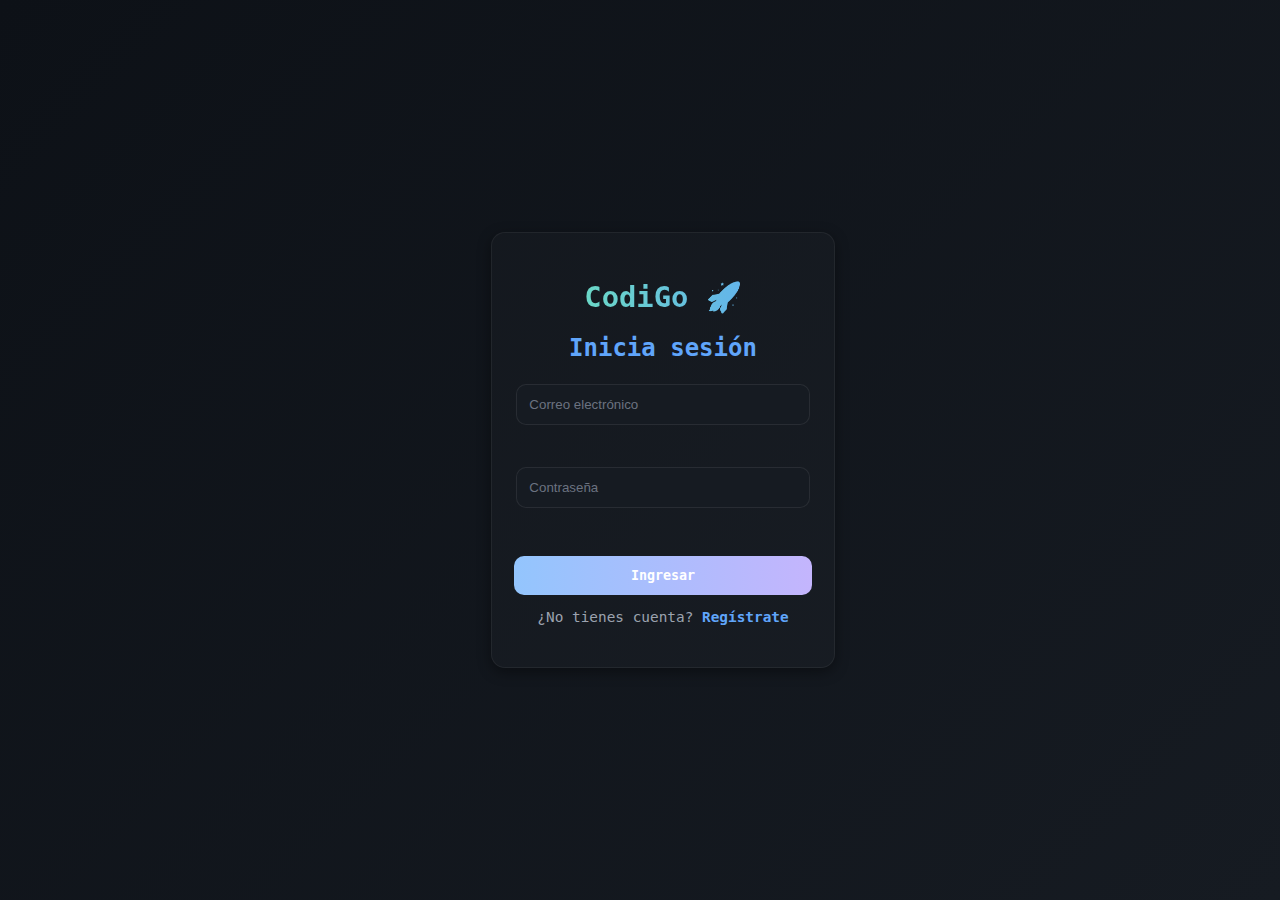
<file: index.html>
<!DOCTYPE html>
<html lang="es">
<head>
  <meta charset="UTF-8" />
  <title>Login - CodiGo</title>
  <meta name="viewport" content="width=device-width, initial-scale=1" />
  <link rel="stylesheet" href="./assets/css/auth.css" />
</head>
<body>
  <div class="container">
    <div class="box">
      <h1 class="logo">CodiGo 🚀</h1>
      <h2>Inicia sesión</h2>

      <form id="loginForm" novalidate>
        <div class="field">
          <input id="email" type="text" placeholder="Correo electrónico" />
          <small class="error" id="err-email"></small>
        </div>
        <div class="field">
          <input id="password" type="password" placeholder="Contraseña" />
          <small class="error" id="err-pass"></small>
        </div>
        <button type="submit" class="btn">Ingresar</button>
        <p class="muted">¿No tienes cuenta? <a href="./pages/register.html">Regístrate</a></p>
      </form>
    </div>
  </div>

  <script src="./assets/js/login.js"></script>
</body>
</html>
</file>
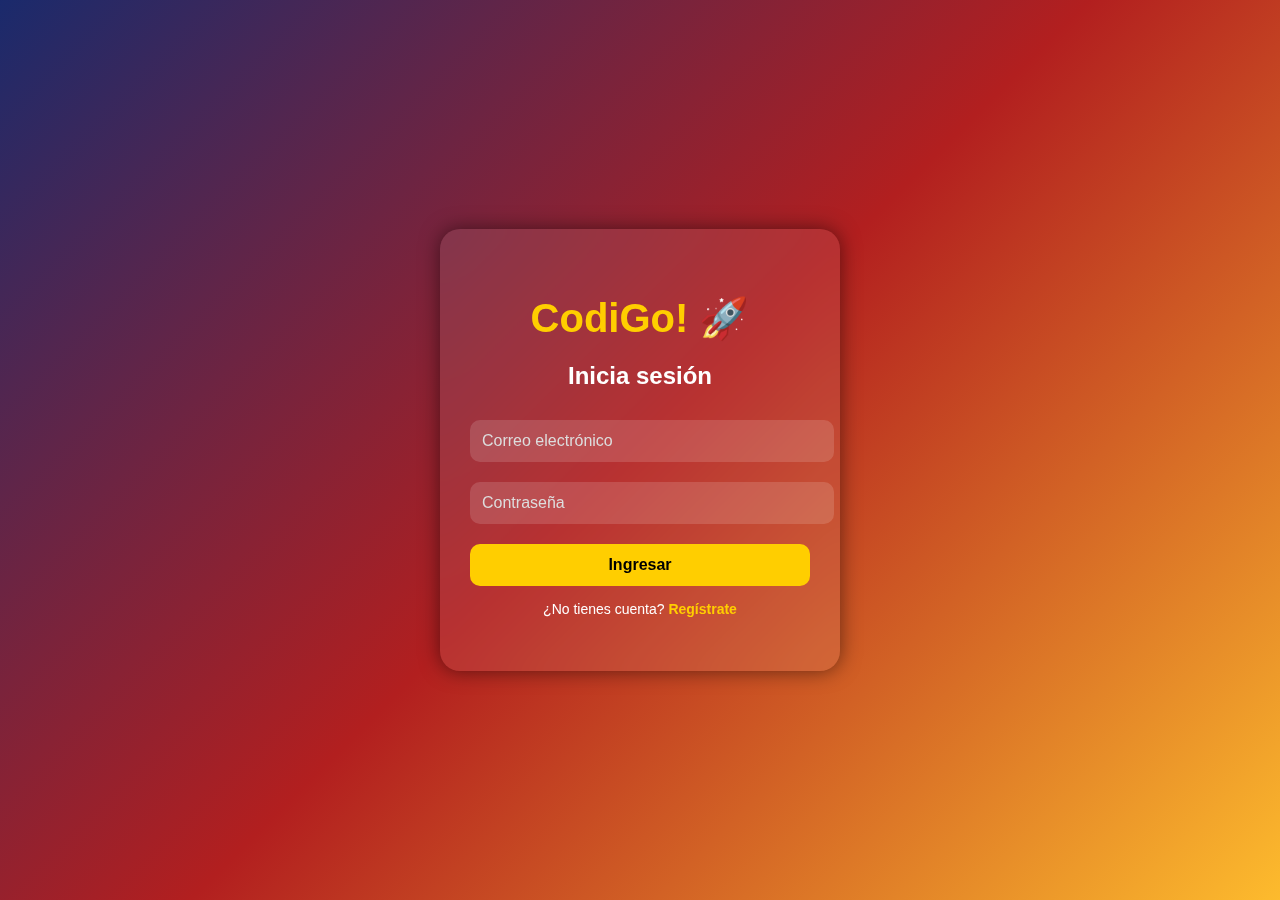
<file: dashboard.html>
<!DOCTYPE html>
<html lang="es">
<head>
  <meta charset="UTF-8" />
  <title>Dashboard - CodiGo</title>
  <meta name="viewport" content="width=device-width, initial-scale=1" />
  <link rel="stylesheet" href="dashboard.css" />
</head>
<body>
  <header>
    <h1>CodiGo 🚀</h1>
    <button id="logoutBtn">Cerrar sesión</button>
  </header>

  <main>
    <section class="welcome">
      <h2 id="welcomeUser">Bienvenido</h2>
    </section>

    <section class="courses">
      <h3>Cursos disponibles</h3>
      <input type="text" id="searchInput" placeholder="Buscar curso..." />
      <ul id="courseList"></ul>
    </section>

    <section class="my-courses">
      <h3>Mis cursos</h3>
      <ul id="myCoursesList"></ul>
    </section>
  </main>

  <script src="dashboard.js"></script>
</body>
</html>
</file>
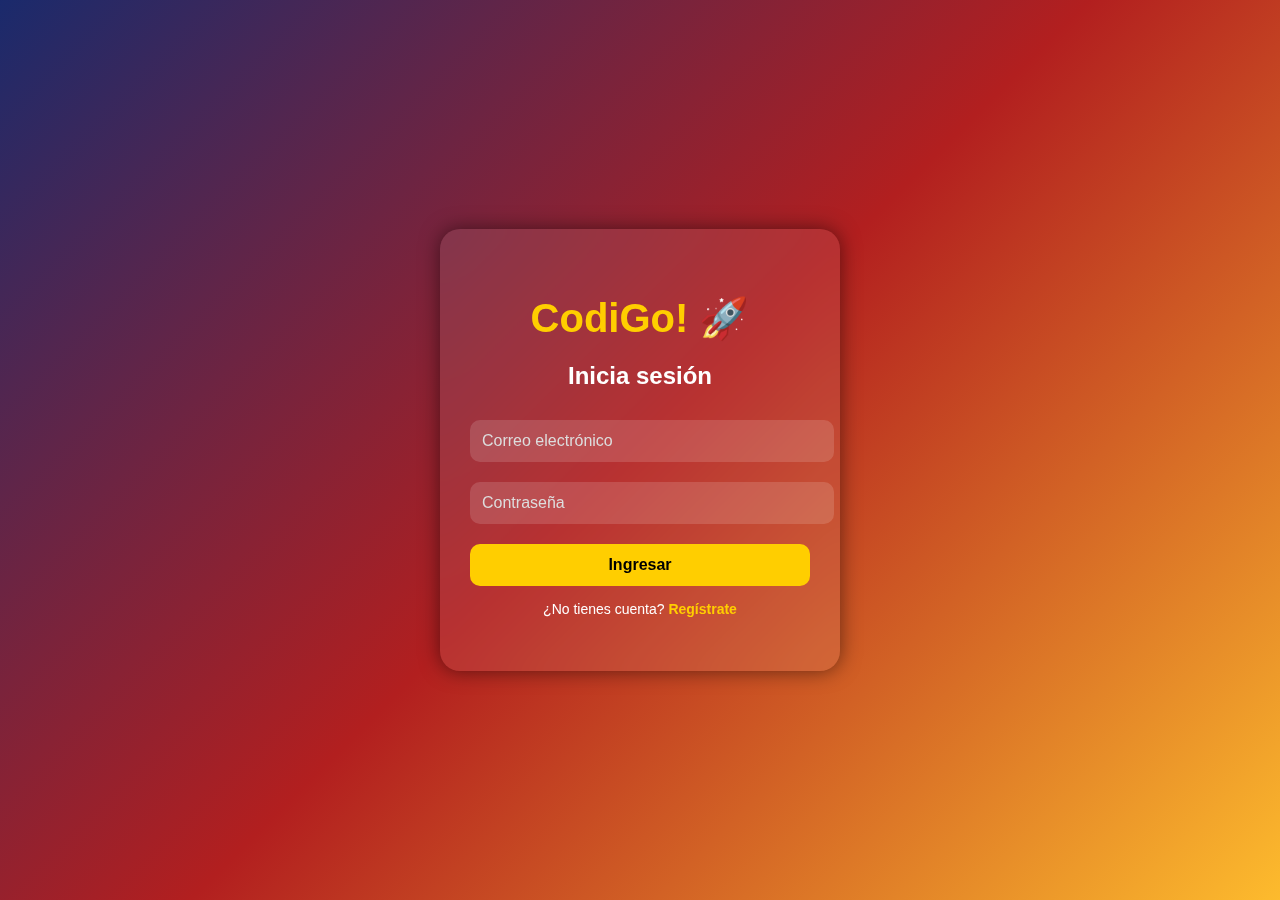
<file: login.html>
<!-- login.html -->
<!DOCTYPE html>
<html lang="es">
<head>
  <meta charset="UTF-8" />
  <meta name="viewport" content="width=device-width, initial-scale=1.0"/>
  <title>CodiGo! - Iniciar Sesión</title>
  <link rel="stylesheet" href="login.css" />
</head>
<body>
  <div class="container">
    <div class="form-box">
      <h1 class="logo">CodiGo! 🚀</h1>
      <h2>Inicia sesión</h2>
      <form id="loginForm">
        <input type="email" id="email" placeholder="Correo electrónico"/>
        <input type="password" id="password" placeholder="Contraseña"/>
        <button type="submit">Ingresar</button>
        <p class="register-link">¿No tienes cuenta? <a href="register.html">Regístrate</a></p>
      </form>
    </div>
  </div>
  <script src="login.js"></script>
</body>
</html>
</file>
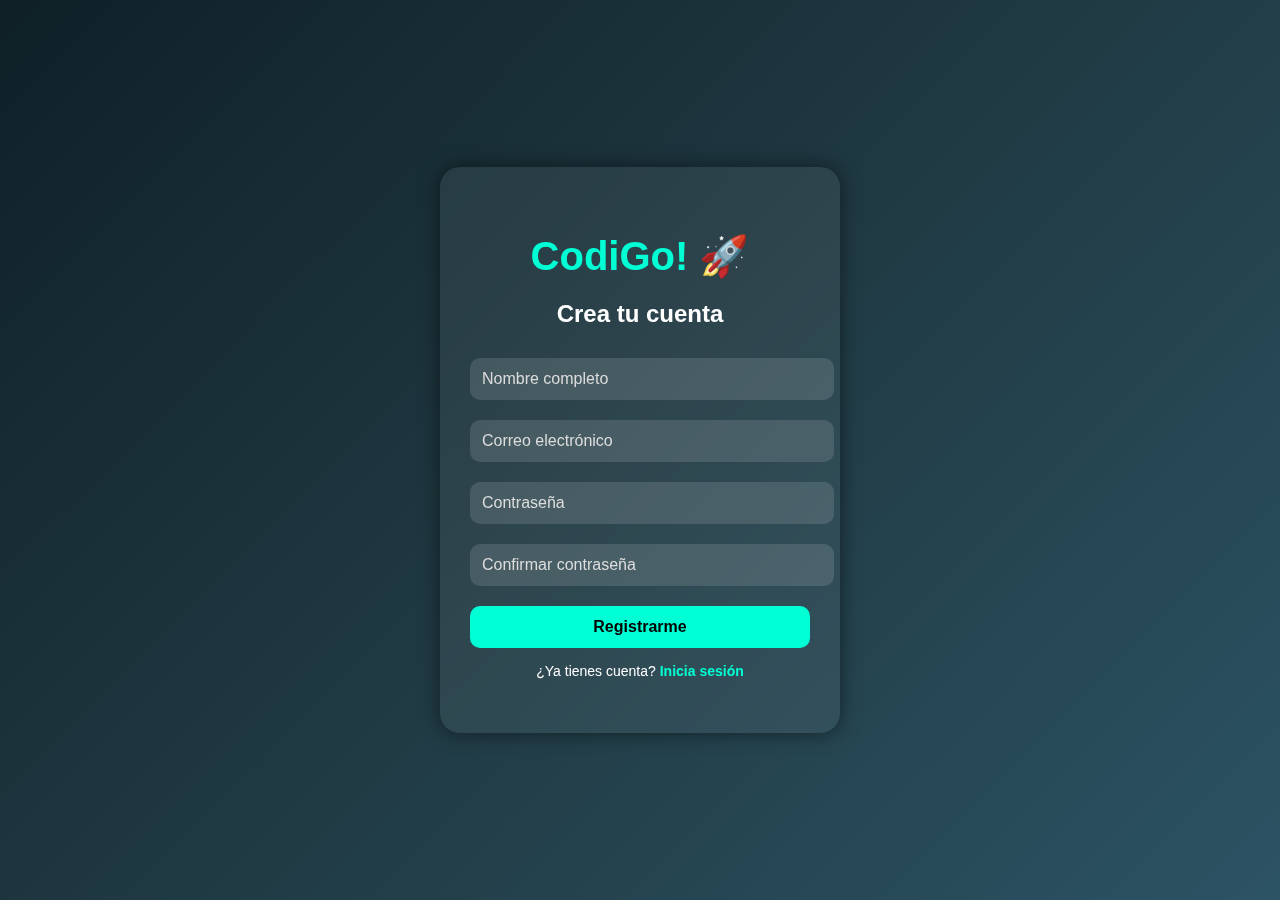
<file: register.html>
<!-- register.html -->
<!DOCTYPE html>
<html lang="es">
<head>
  <meta charset="UTF-8" />
  <meta name="viewport" content="width=device-width, initial-scale=1.0"/>
  <title>CodiGo! - Registro</title>
  <link rel="stylesheet" href="register.css" />
</head>
<body>
  <div class="container">
    <div class="form-box">
      <h1 class="logo">CodiGo! 🚀</h1>
      <h2>Crea tu cuenta</h2>
      <form id="registerForm">
        <input type="text" id="name" placeholder="Nombre completo"/>
        <input type="email" id="email" placeholder="Correo electrónico"/>
        <input type="password" id="password" placeholder="Contraseña"/>
        <input type="password" id="confirmPassword" placeholder="Confirmar contraseña"/>
        <button type="submit">Registrarme</button> 
        <p class="login-link">¿Ya tienes cuenta? <a href="login.html">Inicia sesión</a></p>
      </form>
    </div>
  </div>
  
  <!-- Forzamos recarga con ?v=debug -->
  <script src="register.js?v=debug"></script>
</body>
</html>
</file>
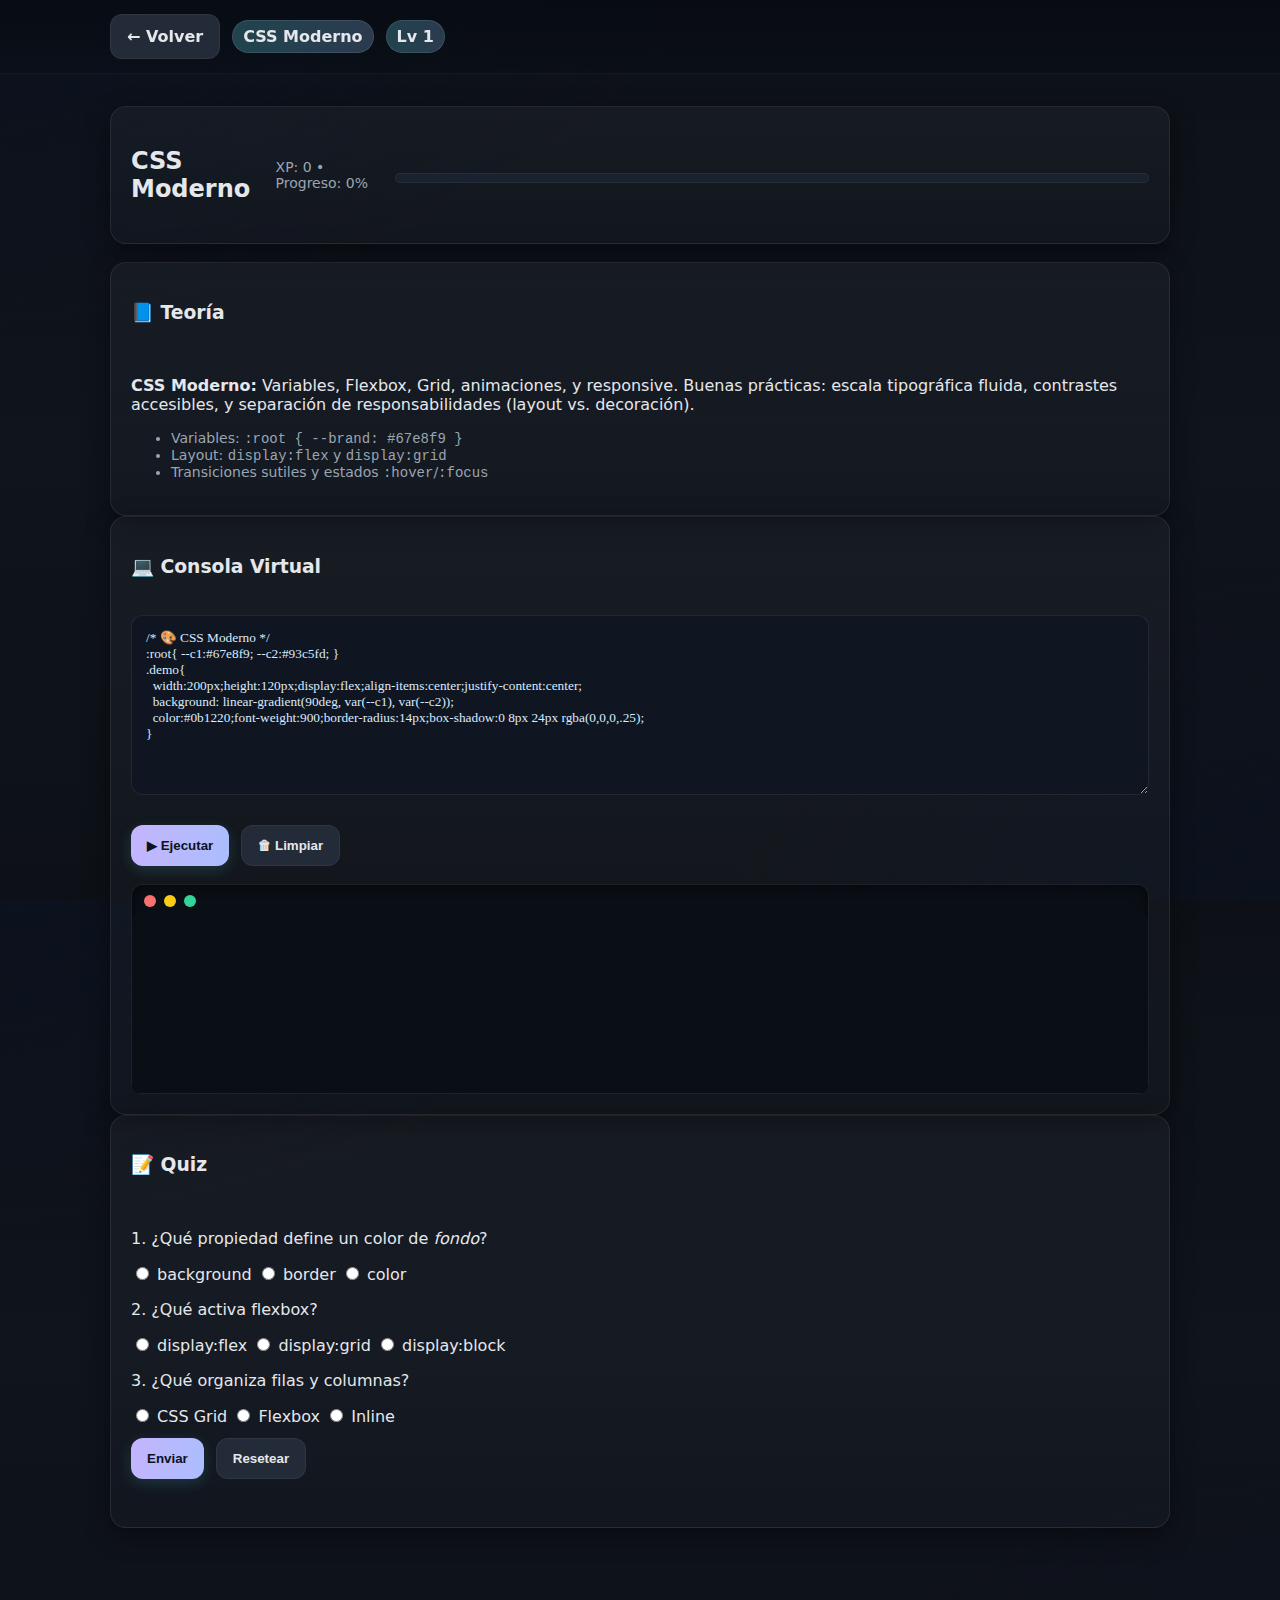
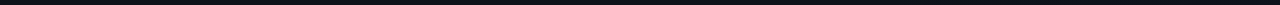
<file: pages/curso.html>
<!DOCTYPE html>
<html lang="es">
<head>
  <meta charset="UTF-8"/>
  <meta name="viewport" content="width=device-width, initial-scale=1.0"/>
  <title>CodiGo — Curso</title>
  <link rel="stylesheet" href="../assets/css/main.css"/>
</head>
<body>
  <header class="header">
    <div class="nav">
      <a href="dashboard.html" class="btn btn-secondary">← Volver</a>
      <span class="pill" id="pill-curso">Curso</span>
      <span class="pill" id="pill-nivel">Lv 1</span>
    </div>
  </header>

  <main class="container">
    <!-- ====== Cabecera curso ====== -->
    <section class="course-header card">
      <h2 id="titulo-curso">Curso</h2>
      <p id="helper-xp" class="helper">XP: 0 • Progreso: 0%</p>
      <div class="progress-bar"><div id="pb" class="progress"></div></div>
    </section>

    <!-- ====== Teoría ====== -->
    <section class="card stack" id="teoria-block">
      <h3>📘 Teoría</h3>

      <!-- CSS -->
      <div class="theory-block" data-course="1">
        <p><strong>CSS Moderno:</strong> Variables, Flexbox, Grid, animaciones, y responsive. Buenas prácticas: escala tipográfica fluida, contrastes accesibles, y separación de responsabilidades (layout vs. decoración).</p>
        <ul class="helper">
          <li>Variables: <code>:root { --brand: #67e8f9 }</code></li>
          <li>Layout: <code>display:flex</code> y <code>display:grid</code></li>
          <li>Transiciones sutiles y estados <code>:hover</code>/<code>:focus</code></li>
        </ul>
      </div>

      <!-- JS -->
      <div class="theory-block" data-course="2">
        <p><strong>JavaScript Básico:</strong> Variables (<code>let</code>/<code>const</code>), funciones, arrays, control de errores y manipulación del DOM con seguridad.</p>
        <ul class="helper">
          <li>Preferir <code>const</code> y <code>let</code> (evitar <code>var</code>)</li>
          <li>Funciones puras cuando sea posible</li>
          <li>Logs claros con <code>console.log</code> y manejo de errores <code>try/catch</code></li>
        </ul>
      </div>

      <!-- Git -->
      <div class="theory-block" data-course="3">
        <p><strong>Git & GitHub:</strong> Flujo local → remoto. Commits atómicos y mensajes descriptivos. Branching simple y PRs.</p>
        <ul class="helper">
          <li>Inicializa: <code>git init</code></li>
          <li>Guarda: <code>git add . && git commit -m "mensaje"</code></li>
          <li>Publica: <code>git push origin main</code></li>
        </ul>
      </div>
    </section>

    <!-- ====== Consola Virtual ====== -->
    <section class="card stack">
      <h3>💻 Consola Virtual</h3>
      <textarea id="code-area" class="code"></textarea>
      <div class="actions">
        <button class="btn btn-primary" id="run-code" type="button">▶ Ejecutar</button>
        <button class="btn btn-secondary" id="clear-console" type="button">🗑 Limpiar</button>
      </div>
      <div class="console">
        <iframe id="console-frame" style="width:100%;min-height:180px;border:none;background:#0a0f16;border-radius:8px;"></iframe>
      </div>
    </section>

    <!-- ====== Quiz (un solo form con bloques por curso) ====== -->
    <section class="card stack">
      <h3>📝 Quiz</h3>

      <form id="quiz-form">
        <!-- QUIZ CSS -->
        <div data-course="1">
          <p>1. ¿Qué propiedad define un color de <em>fondo</em>?</p>
          <label><input type="radio" name="q1" value="background"> background</label>
          <label><input type="radio" name="q1" value="border"> border</label>
          <label><input type="radio" name="q1" value="color"> color</label>

          <p>2. ¿Qué activa flexbox?</p>
          <label><input type="radio" name="q2" value="flex"> display:flex</label>
          <label><input type="radio" name="q2" value="grid"> display:grid</label>
          <label><input type="radio" name="q2" value="block"> display:block</label>

          <p>3. ¿Qué organiza filas y columnas?</p>
          <label><input type="radio" name="q3" value="grid"> CSS Grid</label>
          <label><input type="radio" name="q3" value="flex"> Flexbox</label>
          <label><input type="radio" name="q3" value="inline"> Inline</label>
        </div>

        <!-- QUIZ JS -->
        <div data-course="2">
          <p>1. ¿Cómo defines una función?</p>
          <label><input type="radio" name="q1" value="function"> function</label>
          <label><input type="radio" name="q1" value="class"> class</label>
          <label><input type="radio" name="q1" value="def"> def</label>

          <p>2. ¿Qué palabra clave moderna declara variables?</p>
          <label><input type="radio" name="q2" value="let"> let</label>
          <label><input type="radio" name="q2" value="var"> var</label>
          <label><input type="radio" name="q2" value="const"> const</label>

          <p>3. ¿Cómo enviamos datos a la consola?</p>
          <label><input type="radio" name="q3" value="console.log"> console.log()</label>
          <label><input type="radio" name="q3" value="print"> print()</label>
          <label><input type="radio" name="q3" value="echo"> echo</label>
        </div>

        <!-- QUIZ GIT -->
        <div data-course="3">
          <p>1. ¿Qué comando inicia un repo?</p>
          <label><input type="radio" name="q1" value="init"> git init</label>
          <label><input type="radio" name="q1" value="start"> git start</label>

          <p>2. ¿Qué comando guarda cambios?</p>
          <label><input type="radio" name="q2" value="commit"> git commit</label>
          <label><input type="radio" name="q2" value="save"> git save</label>

          <p>3. ¿Qué comando envía cambios?</p>
          <label><input type="radio" name="q3" value="push"> git push</label>
          <label><input type="radio" name="q3" value="upload"> git upload</label>
        </div>

        <div class="actions">
          <button type="submit" class="btn btn-primary">Enviar</button>
          <button type="button" id="reset-quiz" class="btn btn-secondary">Resetear</button>
        </div>
      </form>

      <div id="quiz-feedback" class="feedback"></div>
    </section>
  </main>

  <script src="../assets/js/curso.js"></script>
</body>
</html>
</file>
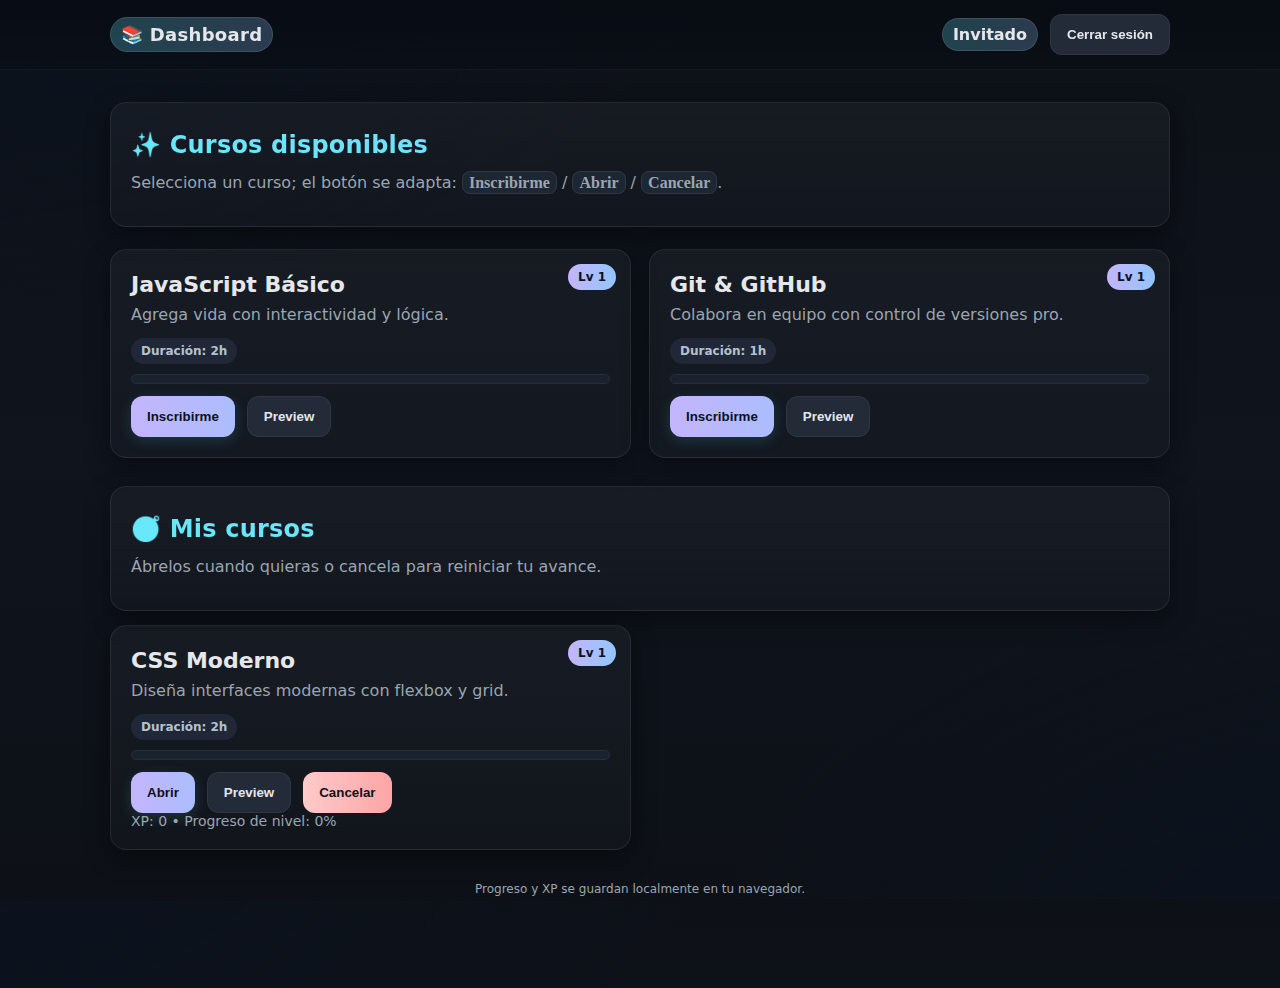
<file: pages/dashboard.html>
<!DOCTYPE html>
<html lang="es">
<head>
  <meta charset="UTF-8" />
  <meta name="viewport" content="width=device-width, initial-scale=1" />
  <title>Dashboard</title>
  <link rel="stylesheet" href="../assets/css/main.css" />
</head>
<body>
  <!-- Header -->
  <header class="header">
    <nav class="nav">
      <div class="brand badge">📚 Dashboard</div>
      <span class="badge" style="margin-left:auto;">Invitado</span>
      <button class="btn btn-secondary" id="btn-logout">Cerrar sesión</button>
    </nav>
  </header>

  <main class="container">
    <section class="card" style="margin-bottom:22px;">
      <div class="section-title">✨ Cursos disponibles</div>
      <p class="section-sub">Selecciona un curso; el botón se adapta: <span class="kbd">Inscribirme</span> /
        <span class="kbd">Abrir</span> / <span class="kbd">Cancelar</span>.</p>
    </section>

    <section class="grid" id="available-section">
      <!-- Cursos disponibles se inyectan aquí -->
    </section>

    <section class="card" style="margin:28px 0 14px;">
      <div class="section-title">🧭 Mis cursos</div>
      <p class="section-sub">Ábrelos cuando quieras o cancela para reiniciar tu avance.</p>
    </section>

    <section class="grid" id="my-section">
      <!-- Mis cursos se inyectan aquí -->
    </section>

    <p class="footer">Progreso y XP se guardan localmente en tu navegador.</p>
  </main>

  <script src="../assets/js/dashboard.js"></script>
</body>
</html>
</file>
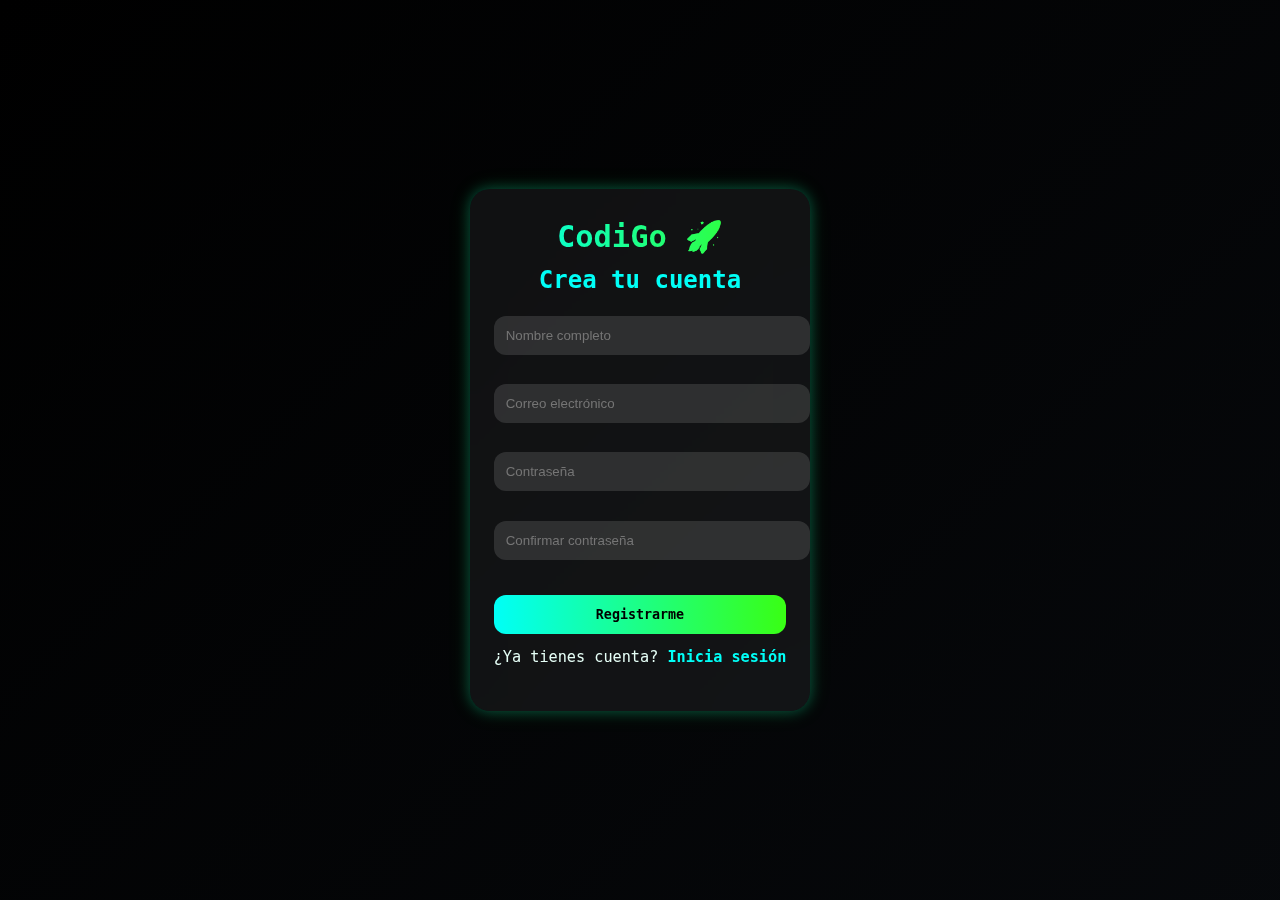
<file: pages/register.html>
<!DOCTYPE html>
<html lang="es">
<head>
  <meta charset="UTF-8" />
  <title>Registro - CodiGo</title>
  <meta name="viewport" content="width=device-width, initial-scale=1" />
  <link rel="stylesheet" href="../assets/css/register.css" />
</head>
<body>
  <div class="container">
    <div class="box">
      <h1 class="logo">CodiGo 🚀</h1>
      <h2>Crea tu cuenta</h2>

      <form id="registerForm" novalidate>
        <div class="field">
          <input id="name" type="text" placeholder="Nombre completo" />
          <small class="error" id="err-name"></small>
        </div>
        <div class="field">
          <input id="email" type="text" placeholder="Correo electrónico" />
          <small class="error" id="err-email"></small>
        </div>
        <div class="field">
          <input id="password" type="password" placeholder="Contraseña" />
          <small class="error" id="err-password"></small>
        </div>
        <div class="field">
          <input id="confirmPassword" type="password" placeholder="Confirmar contraseña" />
          <small class="error" id="err-confirm"></small>
        </div>
        <button type="submit" class="btn">Registrarme</button>
        <p class="muted">¿Ya tienes cuenta? <a href="../login.html">Inicia sesión</a></p>
      </form>
    </div>
  </div>

  <script src="../assets/js/register.js"></script>
</body>
</html>
</file>
<file: assets/css/auth.css>
:root {
  --bg1:#0d1117;     /* fondo oscuro neutro */
  --bg2:#161b22;     /* fondo panel */
  --text:#d1d5db;    /* gris claro */
  --brand:#6ee7b7;   /* verde menta suave */
  --accent:#60a5fa;  /* azul suave */
  --accent2:#a78bfa; /* violeta suave */
  --danger:#ef4444;  /* rojo accesible */
}

body {
  margin:0;
  min-height:100vh;
  display:flex;
  align-items:center;
  justify-content:center;
  font-family:Consolas,monospace;
  color:var(--text);
  background:linear-gradient(135deg,var(--bg1),var(--bg2));
}

/* Caja principal */
.box {
  background:rgba(255,255,255,.02);
  border:1px solid rgba(255,255,255,.06);
  border-radius:14px;
  padding:28px 22px;
  text-align:left;
  box-shadow:0 4px 14px rgba(0,0,0,.4);
  animation:fadeIn .6s ease both;

  /*FIX*/
  width:100%;
  max-width:400px;
}

.box input {
  width: calc(100% - 4px); /* resta lo suficiente para que encaje */
  display: block;
  margin: 0 auto;          /* centra dentro del box */
}
/* Evita que el borde sume ancho y se desplace a la derecha */
input { box-sizing: border-box; }

/* opcional, para cubrir más controles sin cambiar el diseño */
select, textarea, button { box-sizing: border-box; }


@keyframes fadeIn {
  from{opacity:0;transform:translateY(10px)}
  to{opacity:1;transform:translateY(0)}
}

/* Logo animado */
.logo {
  font-weight:900;
  font-size:1.8rem;
  background:linear-gradient(90deg,var(--brand),var(--accent),var(--accent2));
  background-size:200% 200%;
  -webkit-background-clip:text;
  -webkit-text-fill-color:transparent;
  animation:logoFlow 6s ease infinite;
  text-align:center;
}
@keyframes logoFlow {
  0% { background-position:0% 50%; }
  50% { background-position:100% 50%; }
  100% { background-position:0% 50%; }
}

h2 {
  margin:12px 0 22px;
  font-weight:600;
  color:var(--accent);
  text-align:center;
}

/* Campos */
.field {
  position:relative;
  margin-bottom:42px;
}

input {
  width:100%;
  padding:12px;
  border:1px solid rgba(255,255,255,.08);
  border-radius:10px;
  background:var(--bg2);
  color:var(--text);
  outline:none;
  transition:.25s;
}
input::placeholder {color:#6b7280;}
input:focus {
  border-color:var(--brand);
  box-shadow:0 0 0 2px rgba(110,231,183,.25);
}

/* Errores */
.error {
  position:absolute;
  top:calc(100% + 6px);
  left:6px;
  right:6px;
  font-size:.8rem;
  line-height:1.2;
  color:var(--danger);
  white-space:normal;
  word-break:break-word;
}
.error:empty {display:none;}

/* Botón pastel con hover de gradiente */
.btn {
  width:100%;
  padding:12px;
  border:none;
  border-radius:10px;
  margin-top:6px;
  background:linear-gradient(90deg,#93c5fd,#c4b5fd); /* azul → violeta pastel */
  color:#fff;
  font-weight:800;
  cursor:pointer;
  transition:background .4s ease, transform .25s;
  font-family:monospace;
}
.btn:hover {
  background:linear-gradient(90deg,#a5f3fc,#93c5fd,#a7f3d0); /* cyan claro → azul suave → verde menta */
  transform:translateY(-2px);
  box-shadow:0 4px 12px rgba(148,163,184,.35);
}
.btn:active {
  transform:scale(.97);
}

/* Texto inferior */
.muted {
  font-size:.9rem;
  margin-top:14px;
  text-align:center;
  color:#9ca3af;
}
.muted a {
  color:var(--accent);
  font-weight:600;
  text-decoration:none;
}
.muted a:hover {color:var(--brand);}

@media(max-width:500px){
  .box{width:90%;padding:22px;}
  .logo{font-size:1.4rem;}
}
</file>
<file: dashboard.css>
:root {
  --brand:#7b2ff7;
  --accent:#00d4ff;
  --text:#f5f5f5;
}

body{
  margin:0;font-family:'Segoe UI',Arial,sans-serif;color:var(--text);
  background:linear-gradient(-45deg,#1a2a6c,#b21f1f,#fdbb2d,#283e51);
  background-size:500% 500%;animation:bgMove 20s ease infinite;
}
@keyframes bgMove{0%{background-position:0% 50%}50%{background-position:100% 50%}100%{background-position:0% 50%}}

header{
  display:flex;justify-content:space-between;align-items:center;
  padding:14px 20px;background:rgba(0,0,0,.5);backdrop-filter:blur(10px);
  box-shadow:0 4px 20px rgba(0,0,0,.4);
}
header h1{margin:0;background:linear-gradient(90deg,var(--brand),var(--accent));
  -webkit-background-clip:text;-webkit-text-fill-color:transparent;font-weight:900}
header button{
  background:linear-gradient(90deg,var(--brand),var(--accent));
  border:none;padding:8px 16px;border-radius:10px;font-weight:700;color:#fff;cursor:pointer;
  transition:.2s;
}
header button:hover{transform:scale(1.05);box-shadow:0 0 12px var(--accent)}

main{padding:20px;display:grid;gap:20px}
section{
  background:rgba(255,255,255,.08);padding:16px;border-radius:12px;
  backdrop-filter:blur(10px);animation:fadeIn .8s ease both;
}
@keyframes fadeIn{from{opacity:0;transform:translateY(20px)}to{opacity:1;transform:translateY(0)}}
h3{margin-top:0;color:var(--accent)}

input{
  width:100%;padding:10px;margin-bottom:10px;border:none;border-radius:10px;outline:none;
  background:rgba(255,255,255,.12);color:#fff;transition:.2s;
}
input:focus{background:rgba(0,212,255,.2);box-shadow:0 0 12px var(--accent)}

ul{list-style:none;padding:0}
li{
  margin:8px 0;padding:10px;border-radius:10px;
  background:rgba(255,255,255,.12);display:flex;justify-content:space-between;align-items:center;
  transition:.2s;
}
li:hover{background:rgba(255,255,255,.18);transform:translateX(3px)}
button.btn{
  padding:6px 12px;border:none;border-radius:8px;cursor:pointer;font-weight:700;transition:.2s;
}
.btn-light{background:#fff;color:#333}
.btn-light:hover{background:var(--accent);color:#fff}
.btn-outline{background:transparent;border:2px solid #fff;color:#fff}
.btn-outline:hover{background:rgba(255,255,255,.2)}


/* Responsive styles */
</file>
<file: login.css>
/* login.css */

body {
  margin: 0;
  padding: 0;
  font-family: 'Segoe UI', sans-serif;
  background: linear-gradient(135deg, #1a2a6c, #b21f1f, #fdbb2d);
  height: 100vh;
  display: flex;
  justify-content: center;
  align-items: center;
}

.container {
  width: 100%;
  max-width: 400px;
  padding: 20px;
}

.form-box {
  background: #ffffff15;
  backdrop-filter: blur(12px);
  border-radius: 20px;
  padding: 40px 30px;
  color: white;
  box-shadow: 0 0 20px rgba(0,0,0,0.5);
  text-align: center;
  animation: fadeIn 1s ease;
}

@keyframes fadeIn {
  from { opacity: 0; transform: translateY(30px); }
  to { opacity: 1; transform: translateY(0); }
}

.logo {
  font-size: 2.5rem;
  margin-bottom: 10px;
  color: #ffce00;
}

form input {
  width: 100%;
  padding: 12px;
  margin: 10px 0;
  border: none;
  border-radius: 10px;
  background-color: #ffffff25;
  color: white;
  font-size: 16px;
}

form input::placeholder {
  color: #ddd;
}

form button {
  width: 100%;
  padding: 12px;
  border: none;
  border-radius: 10px;
  background-color: #ffce00;
  color: #000;
  font-weight: bold;
  font-size: 16px;
  margin-top: 10px;
  cursor: pointer;
  transition: background 0.3s ease;
}

form button:hover {
  background-color: #e6b800;
}

.register-link {
  margin-top: 15px;
  font-size: 14px;
}

.register-link a {
  color: #ffce00;
  text-decoration: none;
  font-weight: bold;
}
</file>
<file: register.css>
/* register.css */

body {
  margin: 0;
  padding: 0;
  font-family: 'Segoe UI', sans-serif;
  background: linear-gradient(135deg, #0f2027, #203a43, #2c5364);
  height: 100vh;
  display: flex;
  justify-content: center;
  align-items: center;
}

.container {
  width: 100%;
  max-width: 400px;
  padding: 20px;
}

.form-box {
  background: #ffffff10;
  backdrop-filter: blur(10px);
  border-radius: 20px;
  padding: 40px 30px;
  color: white;
  box-shadow: 0 0 20px rgba(0,0,0,0.5);
  text-align: center;
}

.logo {
  font-size: 2.5rem;
  margin-bottom: 10px;
  color: #00ffd5;
}

form input {
  width: 100%;
  padding: 12px;
  margin: 10px 0;
  border: none;
  border-radius: 10px;
  background-color: #ffffff20;
  color: white;
  font-size: 16px;
}

form input::placeholder {
  color: #ddd;
}

form button {
  width: 100%;
  padding: 12px;
  border: none;
  border-radius: 10px;
  background-color: #00ffd5;
  color: #000;
  font-weight: bold;
  font-size: 16px;
  margin-top: 10px;
  cursor: pointer;
  transition: 0.3s ease;
}

form button:hover {
  background-color: #00bfa6;
}

.login-link {
  margin-top: 15px;
  font-size: 14px;
}

.login-link a {
  color: #00ffd5;
  text-decoration: none;
  font-weight: bold;
}
</file>
<file: assets/css/main.css>
/* =========================================================
   main.css — UI unificada (inspirada en auth.css, sin copiarla)
   Paleta pastel menta–azul, bajo contraste y sombras suaves
   ========================================================= */
:root{
  --bg1:#0d1117;        /* fondo base */
  --bg2:#121821;        /* fondo panel */
  --surface:#151c26;    /* tarjeta */
  --muted:#9aa5b1;      /* texto secundario */
  --text:#e5e7eb;       /* texto principal */
  --brand:#67e8f9;      /* cyan pastel */
  --brand-2:#a7f3d0;    /* menta pastel */
  --accent:#93c5fd;     /* azul pastel */
  --violet:#c4b5fd;     /* violeta pastel */
  --danger:#fca5a5;     /* rojo pastel accesible */
  --warning:#fcd34d;    /* ámbar suave */
  --ok:#86efac;         /* verde suave */

  --ring: 0 0 0 3px rgba(147,197,253,.22);
  --radius:16px;
}

*{box-sizing:border-box}
html,body{height:100%}
body{
  margin:0;
  font-family: ui-sans-serif,system-ui,-apple-system,Segoe UI,Roboto,Inter,Arial;
  color:var(--text);
  background:
    radial-gradient(1200px 600px at -10% -10%, #0b1220 0%, transparent 70%),
    radial-gradient(1000px 600px at 110% 110%, #0b1220 0%, transparent 70%),
    linear-gradient(180deg,var(--bg1),#0f141d 50%, var(--bg1) 100%);
}

/* Layouts generales */
.container{
  max-width:1100px;
  margin:0 auto;
  padding:32px 20px 80px;
}

.header{
  position:sticky; top:0; z-index:30;
  backdrop-filter: blur(8px);
  background:linear-gradient(180deg, rgba(7,11,18,.82), rgba(7,11,18,.35));
  border-bottom:1px solid rgba(255,255,255,.05);
}
.nav{
  max-width:1100px; margin:0 auto;
  display:flex; align-items:center; gap:12px;
  padding:14px 20px;
}
.nav .brand{
  display:flex; align-items:center; gap:10px;
  font-weight:900; letter-spacing:.3px; font-size:18px;
}
.badge{
  display:inline-flex; align-items:center; gap:6px;
  padding:6px 10px; border-radius:999px; font-weight:700;
  color:#0b1220; background:linear-gradient(90deg,var(--brand),var(--accent));
  box-shadow:0 4px 12px rgba(103,232,249,.15);
}

/* Botones */
.btn{
  border:0; cursor:pointer; font-weight:800;
  padding:12px 16px; border-radius:12px; transition:.25s;
}
.btn:disabled{opacity:.6; cursor:not-allowed}
/* Botón primario más suave, con gradiente animado */
.btn-primary {
  color: #0b1220;
  font-weight: 800;
  background: linear-gradient(270deg, var(--brand-2), var(--accent), var(--violet));
  background-size: 400% 400%;
  box-shadow: 0 4px 14px rgba(103,232,249,.15);
  transition: transform .25s, box-shadow .25s;
  animation: gradientShift 6s ease infinite; /* 🔥 animación */
}

.btn-primary:hover {
  transform: translateY(-2px);
  box-shadow: 0 6px 20px rgba(147,197,253,.25);
}

/* Animación de gradiente suave */
@keyframes gradientShift {
  0% { background-position: 0% 50%; }
  50% { background-position: 100% 50%; }
  100% { background-position: 0% 50%; }
}

.btn-secondary{
  color:var(--text); background:#222b37; border:1px solid rgba(255,255,255,.06);
}
.btn-secondary:hover{border-color:rgba(255,255,255,.12)}
.btn-ghost{
  color:var(--text); background:transparent; border:1px dashed rgba(255,255,255,.12);
}
.btn-danger{
  color:#0b1220; background:linear-gradient(90deg,#fecaca,var(--danger));
}
.btn-danger:hover{filter:brightness(1.05)}

.kbd{font-family:ui-monospace,Menlo,Consolas; font-weight:700; padding:2px 6px; border-radius:8px; background:#1d2633; border:1px solid rgba(255,255,255,.08)}

/* Tarjetas */
.card{
  background:linear-gradient(180deg, rgba(255,255,255,.02), rgba(255,255,255,.01));
  border:1px solid rgba(255,255,255,.06);
  border-radius:var(--radius);
  box-shadow:0 10px 30px rgba(0,0,0,.35);
  padding:18px;
}

/* Secciones */
.section-title{
  display:flex; align-items:center; gap:10px;
  font-weight:900; letter-spacing:.2px; font-size:26px; margin:8px 0 14px;
}
.section-sub{ color:var(--muted); margin:0 0 14px 0 }

/* Grid de cursos */
.grid{
  display:grid; gap:18px;
  grid-template-columns: 1fr;
}
@media(min-width:840px){ .grid{ grid-template-columns: 1fr 1fr; } }

.course-card{ position:relative; }
.course-card h3{ margin:2px 0 8px; font-size:22px }
.course-card p{ color:var(--muted); margin:0 0 14px }
.tag{ display:inline-block; padding:6px 10px; border-radius:999px; background:#202838; color:#b6c0cc; font-weight:700; font-size:12px; margin-right:8px }
.level{
  position:absolute; right:14px; top:14px; font-size:12px; font-weight:900;
  color:#0b1220; padding:6px 10px; border-radius:999px;
  background:linear-gradient(90deg,var(--violet),var(--accent));
}
.actions{ display:flex; gap:12px; margin-top:12px; }
.progress-bar{
  height:10px; width:100%; background:#1a2230; border-radius:999px;
  border:1px solid rgba(255,255,255,.06); overflow:hidden; margin:10px 0 4px;
}
.progress{ height:100%; width:0%; background:linear-gradient(90deg,var(--brand),var(--accent)); border-radius:999px; }

/* Curso */
.course-header{
  display:flex; align-items:center; justify-content:space-between; gap:12px; margin-bottom:18px;
}
.pill{ padding:6px 10px; border-radius:999px; font-weight:800; color:#0b1220; background:linear-gradient(90deg,var(--brand),var(--accent))}
.stack{ display:grid; gap:18px }
.console {
  background:#0a0f16;
  border:1px solid rgba(255,255,255,.08);
  border-radius:12px;
  box-shadow: inset 0 0 12px rgba(0,0,0,.6);
  font-family: ui-monospace, Menlo, Consolas, monospace;
  font-size: 14px;
  color: var(--text);               /* usé la segunda versión */
  padding-top: 28px;                /* espacio para la barra superior */
  position: relative;
  min-height: 120px;                /* más compacto */
  display: flex;
  flex-direction: column;
}


/* Barra superior tipo terminal */
.console::before {
  content:"";
  position:absolute;
  top:10px; left:12px;
  width:12px; height:12px;
  border-radius:50%;
  background:#f87171;
  box-shadow: 20px 0 #facc15, 40px 0 #34d399;
}

/* Título de consola */
.console .helper {
  font-size: 13px;
  padding: 8px 14px 4px;
  color: #9ca3af;
  margin: 0;
}

/* Área de salida */
.console pre {
  flex:1;
  margin:0;
  padding:12px 14px;  /* 🔥 aire interior */
  overflow:auto;
  white-space:pre-wrap;
  word-break:break-word;
  color:#e5e7eb;
}

textarea.code{
  width:100%; min-height:180px; resize:vertical; padding:14px;
  border-radius:12px; background:#0f1622; color:#dbeafe;
  border:1px solid rgba(255,255,255,.08); outline:none; transition:.2s;
  font-family: ui-monospace,Menlo,Consolas;
}
textarea.code:focus{ box-shadow: var(--ring) }

.quiz h3{ margin:0 0 10px }
.q-item{ padding:10px 12px; border-radius:10px; }
.q-item:hover{ background:#121a27 }
.q-item input{ transform:translateY(2px) }
.feedback{ margin-top:10px; font-weight:800 }
.feedback.ok{ color:var(--ok) }
.feedback.bad{ color:var(--danger) }

.helper{ color:#9aa5b1; font-size:14px }
hr.sep{ border:0; border-top:1px solid rgba(255,255,255,.06); margin:16px 0 }

/* Footer sutil */
.footer{ color:#7b8794; font-size:12px; text-align:center; margin-top:32px }

/* Cards más vistosas */
.card {
  background: linear-gradient(180deg, rgba(255,255,255,.04), rgba(255,255,255,.02));
  border: 1px solid rgba(255,255,255,.08);
  border-radius: var(--radius);
  box-shadow: 0 8px 26px rgba(0,0,0,.45);
  padding: 20px;
  transition: transform .25s, box-shadow .25s;
}
.card:hover {
  transform: translateY(-3px);
  box-shadow: 0 12px 32px rgba(0,0,0,.55);
}

/* Secciones con título */
.section-title {
  font-weight: 900;
  font-size: 1.5rem;
  background: linear-gradient(90deg, var(--brand), var(--accent), var(--violet));
  background-size: 300% 300%;
  -webkit-background-clip: text;
  -webkit-text-fill-color: transparent;
  animation: textFlow 8s ease infinite;
}

@keyframes textFlow {
  0%   { background-position: 0% 50%; }
  50%  { background-position: 100% 50%; }
  100% { background-position: 0% 50%; }
}

.helper,
.section-sub,
.footer {
  color: var(--muted);
  transition: color 1.5s ease;
  animation: subtleColor 12s ease-in-out infinite alternate;
}

/* Ciclo de color suave */
@keyframes subtleColor {
  0%   { color: #9aa5b1; }
  50%  { color: #a5f3fc; }
  100% { color: #c4b5fd; }
}

/* Botones de navegación superiores */
.header .pill,
.header .badge,
.header a.brand {
  background: linear-gradient(90deg, rgba(103,232,249,.25), rgba(147,197,253,.25));
  color: var(--text);
  border: 1px solid rgba(255,255,255,.1);
  font-weight: 700;
  box-shadow: none;
  transition: background .3s ease, transform .2s ease;
  text-decoration: none !important;
}

.header .pill:hover,
.header .badge:hover,
.header a.brand:hover {
  background: linear-gradient(90deg, rgba(103,232,249,.35), rgba(147,197,253,.35));
  transform: translateY(-1px);
}

.header a:focus,
.header button:focus,
.header .pill:focus {
  outline: none !important;
  box-shadow: none !important;
}
a {
  text-decoration: none;
  position: relative;
  color: inherit;
}

a::after {
  content: "";
  position: absolute;
  left: 0;
  bottom: -3px; /* un poco separado del texto */
  width: 0%;
  height: 2px;
  background: linear-gradient(90deg, var(--brand-2), var(--accent));
  transition: width 0.3s ease-in-out;
  border-radius: 2px;
}

a:hover::after {
  width: 100%;
}
</file>
<file: assets/css/register.css>
:root {
  --brand:#00fff7;
  --accent:#39ff14;
  --bg1:#010409;
  --bg2:#0d1117;
  --text:#e6fff7;
}

body {
  margin:0;
  min-height:100vh;
  display:flex;
  align-items:center;
  justify-content:center;
  font-family:Consolas,monospace;
  color:var(--text);
  background:linear-gradient(-45deg,var(--bg1),var(--bg2),#000);
  background-size:400% 400%;
  animation:bgMove 18s ease infinite;
}
@keyframes bgMove {
  0%{background-position:0% 50%}
  50%{background-position:100% 50%}
  100%{background-position:0% 50%}
}

/* Scrollbar custom */
::-webkit-scrollbar {width:8px;}
::-webkit-scrollbar-track {background:rgba(255,255,255,.05);}
::-webkit-scrollbar-thumb {background:var(--brand);border-radius:4px;}

.box {
  background:rgba(255,255,255,.06);
  backdrop-filter:blur(14px);
  border-radius:20px;
  padding:30px 24px;
  text-align:center;
  box-shadow:0 0 14px rgba(0,255,247,.25),0 0 22px rgba(57,255,20,.15);
  animation:fadeIn .8s ease both;
}
@keyframes fadeIn {
  from{opacity:0;transform:translateY(20px)}
  to{opacity:1;transform:translateY(0)}
}

.logo {
  margin:0;
  background:linear-gradient(90deg,var(--brand),var(--accent));
  -webkit-background-clip:text;
  -webkit-text-fill-color:transparent;
  font-weight:900;
  font-size:1.9rem;
  animation:hacker-glow 3s infinite alternate;
}

h2 {
  margin:12px 0 22px;
  font-weight:700;
  color:var(--brand);
}

.field {margin-bottom:14px;text-align:left}

input {
  width:100%;
  padding:12px;
  border:none;
  border-radius:12px;
  background:rgba(255,255,255,.12);
  color:#fff;
  outline:none;
  transition:.25s;
}
input:focus {
  background:rgba(0,255,247,.22);
  box-shadow:0 0 10px var(--brand),0 0 14px var(--accent);
}

.error {
  display:block;
  font-size:.8rem;
  color:#ff6b6b;
  min-height:1.2em;
}

.btn {
  width:100%;
  padding:12px;
  border:none;
  border-radius:12px;
  margin-top:6px;
  background:linear-gradient(90deg,var(--brand),var(--accent));
  color:#000;
  font-weight:900;
  cursor:pointer;
  transition:.25s;
  font-family:monospace;
}
.btn:hover {
  transform:translateY(-3px) scale(1.05);
  box-shadow:0 0 10px var(--brand),0 0 14px var(--accent);
}
.btn:active {
  transform:scale(.98);
  filter:brightness(1.2);
}

.muted {font-size:.95rem;margin-top:14px}
.muted a {
  color:var(--brand);
  font-weight:700;
  text-decoration:none;
  transition:.2s;
}
.muted a:hover {color:var(--accent)}

@keyframes hacker-glow {
  0% { text-shadow: 0 0 6px var(--brand), 0 0 12px var(--accent); }
  50% { text-shadow: 0 0 12px #ff00de, 0 0 20px var(--accent); }
  100% { text-shadow: 0 0 6px var(--brand), 0 0 12px var(--accent); }
}

/* Responsive */
@media(max-width:500px){
  .box{width:90%;padding:22px;}
  .logo{font-size:1.6rem;}
}
</file>
